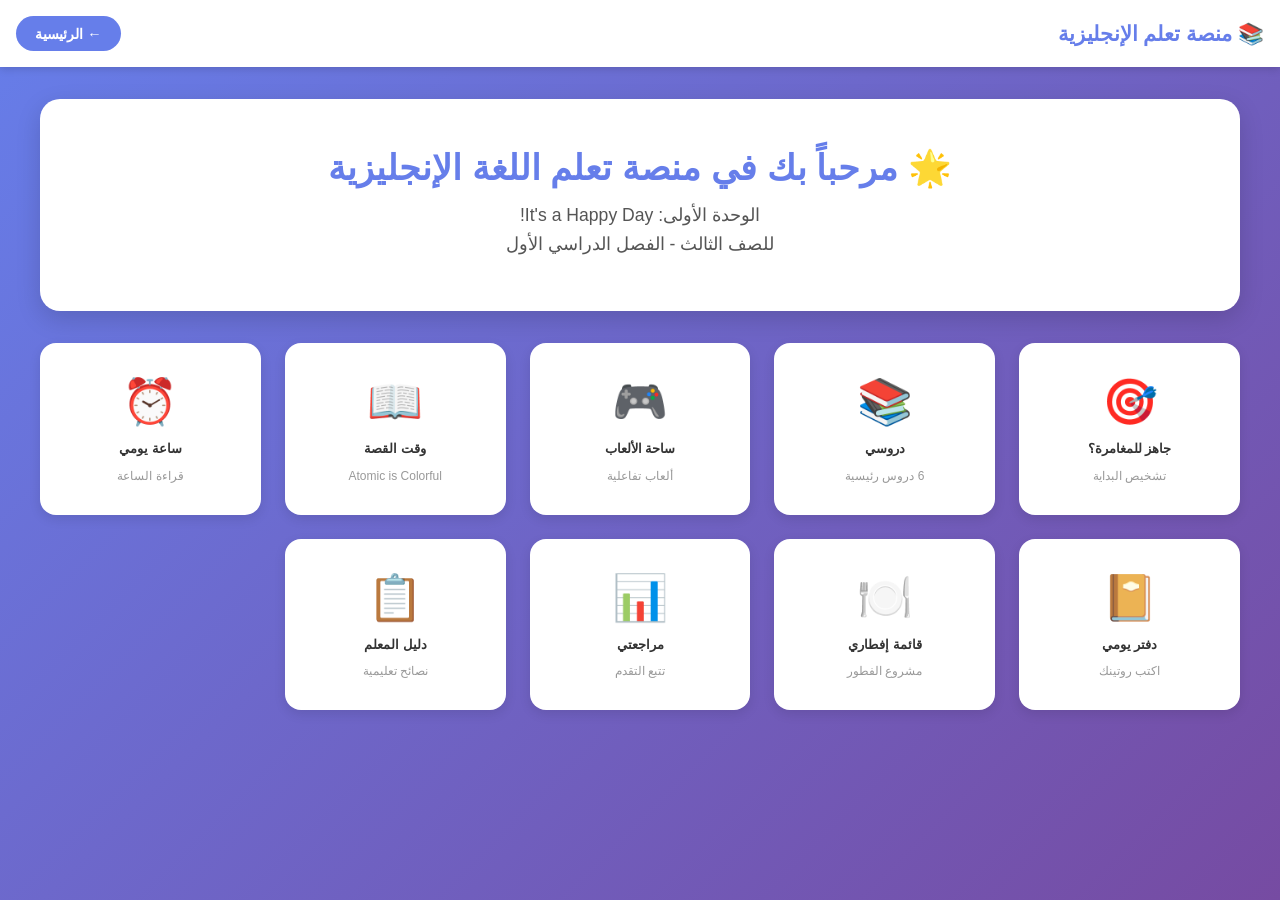
<file: english_learning_platform.html>
<!DOCTYPE html>
<html lang="ar" dir="rtl">
<head>
    <meta charset="UTF-8">
    <meta name="viewport" content="width=device-width, initial-scale=1.0">
    <title>منصة تعلم اللغة الإنجليزية - Unit 1: It's a Happy Day!</title>
    <style>
        * {
            margin: 0;
            padding: 0;
            box-sizing: border-box;
        }

        html, body {
            height: 100%;
            font-family: 'Segoe UI', Tahoma, Geneva, Verdana, sans-serif;
        }

        body {
            background: linear-gradient(135deg, #667eea 0%, #764ba2 100%);
            direction: rtl;
            text-align: right;
        }

        .app-container {
            min-height: 100vh;
            display: flex;
            flex-direction: column;
        }

        /* Navigation */
        .nav-bar {
            background: white;
            padding: 1rem;
            display: flex;
            justify-content: space-between;
            align-items: center;
            box-shadow: 0 2px 8px rgba(0,0,0,0.15);
            flex-wrap: wrap;
            gap: 1rem;
        }

        .nav-bar h1 {
            color: #667eea;
            font-size: 1.3rem;
            flex: 1;
        }

        .nav-bar button {
            background: #667eea;
            color: white;
            border: none;
            padding: 0.6rem 1.2rem;
            border-radius: 20px;
            cursor: pointer;
            font-size: 0.9rem;
            font-weight: 600;
            transition: all 0.3s ease;
        }

        .nav-bar button:hover {
            background: #764ba2;
            transform: translateY(-2px);
        }

        .page {
            display: none;
            flex: 1;
            padding: 2rem;
            animation: fadeIn 0.3s ease;
        }

        .page.active {
            display: block;
        }

        @keyframes fadeIn {
            from { opacity: 0; }
            to { opacity: 1; }
        }

        .content-wrapper {
            max-width: 1200px;
            margin: 0 auto;
            width: 100%;
        }

        /* Home Page */
        .welcome-card {
            background: white;
            border-radius: 20px;
            padding: 3rem 2rem;
            margin-bottom: 2rem;
            text-align: center;
            box-shadow: 0 8px 24px rgba(0,0,0,0.15);
        }

        .welcome-card h1 {
            color: #667eea;
            font-size: 2.2rem;
            margin-bottom: 1rem;
        }

        .welcome-card p {
            font-size: 1.1rem;
            color: #555;
            margin: 0.5rem 0;
        }

        .welcome-card .subtitle {
            color: #999;
            font-size: 1rem;
        }

        .home-grid {
            display: grid;
            grid-template-columns: repeat(auto-fit, minmax(200px, 1fr));
            gap: 1.5rem;
        }

        .nav-btn {
            background: white;
            border: none;
            border-radius: 16px;
            padding: 2rem 1.5rem;
            cursor: pointer;
            box-shadow: 0 4px 12px rgba(0,0,0,0.1);
            transition: all 0.3s ease;
            display: flex;
            flex-direction: column;
            align-items: center;
            gap: 0.8rem;
            font-weight: 600;
            color: #333;
        }

        .nav-btn:hover {
            transform: translateY(-6px);
            box-shadow: 0 8px 24px rgba(102, 126, 234, 0.4);
            background: #f8f8ff;
        }

        .nav-btn .emoji {
            font-size: 2.8rem;
        }

        .nav-btn .desc {
            font-size: 0.75rem;
            color: #999;
            font-weight: 400;
        }

        /* Lessons */
        .lessons-page h1 {
            color: white;
            margin-bottom: 1.5rem;
        }

        .lessons-nav {
            display: flex;
            gap: 0.5rem;
            margin-bottom: 1.5rem;
            flex-wrap: wrap;
            justify-content: center;
        }

        .lesson-btn {
            background: white;
            border: 2px solid #ddd;
            padding: 0.75rem 1.2rem;
            border-radius: 10px;
            cursor: pointer;
            font-weight: 600;
            transition: all 0.3s ease;
            color: #333;
        }

        .lesson-btn:hover {
            border-color: #667eea;
        }

        .lesson-btn.active {
            background: #667eea;
            color: white;
            border-color: #667eea;
        }

        .lesson-container {
            background: white;
            border-radius: 16px;
            padding: 2rem;
            box-shadow: 0 4px 12px rgba(0,0,0,0.1);
        }

        .lesson-container h2 {
            color: #667eea;
            margin-bottom: 0.5rem;
        }

        .lesson-container > p {
            color: #666;
            margin-bottom: 1.5rem;
        }

        .vocab-grid {
            display: grid;
            grid-template-columns: repeat(auto-fit, minmax(130px, 1fr));
            gap: 1rem;
            margin: 1.5rem 0;
        }

        .vocab-card {
            background: linear-gradient(135deg, #667eea 0%, #764ba2 100%);
            color: white;
            border-radius: 12px;
            padding: 1.3rem;
            text-align: center;
            box-shadow: 0 4px 8px rgba(0,0,0,0.15);
            transition: all 0.3s ease;
        }

        .vocab-card:hover {
            transform: translateY(-4px);
            box-shadow: 0 6px 16px rgba(0,0,0,0.2);
        }

        .vocab-emoji {
            font-size: 2.5rem;
            margin-bottom: 0.5rem;
        }

        .vocab-card h3 {
            font-size: 0.95rem;
            margin: 0.5rem 0;
        }

        .ar-text {
            font-size: 0.8rem;
            opacity: 0.95;
            margin-bottom: 0.8rem;
        }

        .vocab-card button {
            background: white;
            color: #667eea;
            border: none;
            padding: 0.4rem 0.8rem;
            border-radius: 6px;
            cursor: pointer;
            font-weight: 600;
            font-size: 0.85rem;
            transition: all 0.2s;
        }

        .vocab-card button:hover {
            background: #f0f0f0;
        }

        .lesson-activity {
            background: #f9f9f9;
            padding: 1.5rem;
            border-radius: 12px;
            margin-top: 1.5rem;
        }

        .lesson-activity h3 {
            color: #667eea;
            margin-bottom: 1rem;
        }

        .grammar-box {
            display: grid;
            grid-template-columns: 1fr 1fr;
            gap: 1rem;
            margin: 1.5rem 0;
        }

        .grammar-rule {
            background: #f5f5f5;
            padding: 1.2rem;
            border-radius: 10px;
            border-left: 4px solid #667eea;
        }

        .grammar-rule h4 {
            color: #667eea;
            margin-bottom: 0.8rem;
        }

        .grammar-rule p {
            margin: 0.5rem 0;
            color: #555;
        }

        .time-grid {
            display: grid;
            grid-template-columns: repeat(auto-fit, minmax(140px, 1fr));
            gap: 1rem;
            margin: 1.5rem 0;
        }

        .time-card {
            background: white;
            border: 2px solid #667eea;
            border-radius: 12px;
            padding: 1.3rem;
            text-align: center;
            transition: all 0.3s ease;
        }

        .time-card:hover {
            background: #f8f8ff;
            transform: translateY(-4px);
        }

        .time-emoji {
            font-size: 2.5rem;
            margin-bottom: 0.5rem;
        }

        .time-card h3 {
            font-size: 0.95rem;
            margin: 0.5rem 0;
            color: #333;
        }

        .time-card button {
            background: #667eea;
            color: white;
            border: none;
            padding: 0.4rem 0.8rem;
            border-radius: 6px;
            cursor: pointer;
            font-weight: 600;
            margin-top: 0.8rem;
            font-size: 0.85rem;
        }

        /* Games */
        .game-container {
            background: #f9f9f9;
            padding: 1.5rem;
            border-radius: 10px;
            margin-top: 1rem;
        }

        .game-instructions {
            text-align: center;
            color: #666;
            margin-bottom: 1.2rem;
            font-weight: 500;
        }

        .matching-game {
            display: grid;
            grid-template-columns: 1fr 1fr;
            gap: 2rem;
        }

        .matching-left {
            display: flex;
            flex-direction: column;
            gap: 1rem;
        }

        .matching-item {
            font-size: 2.5rem;
            cursor: pointer;
            padding: 1rem;
            background: white;
            border-radius: 10px;
            text-align: center;
            transition: all 0.2s;
            border: 3px solid transparent;
        }

        .matching-item:hover {
            border-color: #667eea;
            background: #f0f0f0;
        }

        .matching-item.selected {
            border-color: #667eea;
            background: #e8e8ff;
        }

        .matching-right {
            display: flex;
            flex-direction: column;
            gap: 1rem;
        }

        .matching-text {
            padding: 1rem;
            background: white;
            border-radius: 10px;
            font-weight: 500;
            color: #333;
            border: 2px solid #ddd;
            text-align: center;
        }

        .question-item {
            background: white;
            padding: 1rem;
            border-radius: 10px;
            margin-bottom: 1rem;
            border: 2px solid #ddd;
        }

        .question-item p {
            margin-bottom: 0.8rem;
            color: #333;
        }

        .button-group {
            display: flex;
            gap: 1rem;
        }

        .option-btn {
            flex: 1;
            padding: 0.75rem;
            border: 2px solid #ddd;
            background: white;
            border-radius: 8px;
            cursor: pointer;
            font-weight: 600;
            transition: all 0.2s;
            color: #333;
        }

        .option-btn:hover {
            border-color: #667eea;
            background: #f0f0f0;
        }

        .option-btn.correct {
            background: #4CAF50;
            color: white;
            border-color: #4CAF50;
        }

        .option-btn.wrong {
            background: #f44336;
            color: white;
            border-color: #f44336;
        }

        /* Story */
        .story-scenes {
            display: grid;
            grid-template-columns: repeat(auto-fit, minmax(280px, 1fr));
            gap: 1.5rem;
            margin: 1.5rem 0;
        }

        .story-scene {
            background: linear-gradient(135deg, #667eea 0%, #764ba2 100%);
            color: white;
            border-radius: 12px;
            padding: 1.5rem;
            box-shadow: 0 4px 12px rgba(0,0,0,0.15);
        }

        .scene-number {
            font-size: 0.85rem;
            opacity: 0.95;
            margin-bottom: 0.5rem;
        }

        .scene-action {
            font-size: 2rem;
            margin: 1rem 0;
        }

        .scene-en {
            font-size: 0.95rem;
            margin: 0.75rem 0;
            line-height: 1.6;
        }

        .scene-ar {
            font-size: 0.85rem;
            opacity: 0.95;
            line-height: 1.6;
        }

        .story-scene button {
            background: white;
            color: #667eea;
            border: none;
            padding: 0.5rem 1rem;
            border-radius: 8px;
            cursor: pointer;
            font-weight: 600;
            margin-top: 1rem;
            width: 100%;
            transition: all 0.2s;
        }

        .story-scene button:hover {
            background: #f0f0f0;
        }

        /* Diary */
        .diary-container, .project-container, .progress-container {
            background: white;
            border-radius: 16px;
            padding: 2rem;
            box-shadow: 0 4px 12px rgba(0,0,0,0.1);
        }

        .diary-container h2, .project-container h2, .progress-container h2 {
            color: #667eea;
            margin-bottom: 1.5rem;
        }

        .diary-form textarea, .project-form input, .project-form textarea {
            width: 100%;
            padding: 1rem;
            border: 2px solid #ddd;
            border-radius: 10px;
            font-family: inherit;
            margin: 1rem 0;
            font-size: 1rem;
            transition: all 0.2s;
        }

        .diary-form textarea:focus, .project-form input:focus, .project-form textarea:focus {
            border-color: #667eea;
            outline: none;
            box-shadow: 0 0 0 3px rgba(102, 126, 234, 0.1);
        }

        .diary-form button, .project-form button {
            background: #667eea;
            color: white;
            border: none;
            padding: 0.75rem 1.5rem;
            border-radius: 8px;
            cursor: pointer;
            font-weight: 600;
            transition: all 0.2s;
        }

        .diary-form button:hover, .project-form button:hover {
            background: #764ba2;
            transform: translateY(-2px);
        }

        .progress-stats {
            display: grid;
            grid-template-columns: repeat(auto-fit, minmax(160px, 1fr));
            gap: 1rem;
            margin-top: 1.5rem;
        }

        .stat-card {
            background: linear-gradient(135deg, #667eea 0%, #764ba2 100%);
            color: white;
            padding: 1.5rem;
            border-radius: 12px;
            text-align: center;
            box-shadow: 0 4px 8px rgba(0,0,0,0.15);
        }

        .stat-card h3 {
            font-size: 0.9rem;
            margin-bottom: 1rem;
            opacity: 0.95;
        }

        .stat-number {
            font-size: 2.5rem;
            font-weight: bold;
        }

        /* Guide */
        .guide-container {
            background: white;
            border-radius: 16px;
            padding: 2rem;
            box-shadow: 0 4px 12px rgba(0,0,0,0.1);
        }

        .guide-section {
            margin-bottom: 2rem;
        }

        .guide-section h3 {
            color: #667eea;
            margin-bottom: 1rem;
            border-bottom: 2px solid #667eea;
            padding-bottom: 0.5rem;
        }

        .guide-section p {
            line-height: 1.8;
            color: #555;
            margin-bottom: 0.5rem;
        }

        /* Responsive */
        @media (max-width: 768px) {
            .home-grid {
                grid-template-columns: 1fr 1fr;
            }

            .grammar-box {
                grid-template-columns: 1fr;
            }

            .matching-game {
                grid-template-columns: 1fr;
            }

            .story-scenes {
                grid-template-columns: 1fr;
            }

            .nav-bar {
                flex-direction: column;
                text-align: center;
            }

            .nav-bar h1 {
                flex: none;
                width: 100%;
            }
        }

        .diagnostic-content {
            background: white;
            border-radius: 16px;
            padding: 2rem;
        }

        .phonics-grid {
            display: grid;
            grid-template-columns: 1fr 1fr;
            gap: 1rem;
            margin: 1.5rem 0;
        }

        .phonics-card {
            background: white;
            border: 2px solid #667eea;
            border-radius: 12px;
            padding: 1.3rem;
            text-align: center;
        }

        .phonics-card h3 {
            color: #667eea;
            margin-bottom: 1rem;
        }

        .phonics-card ul {
            list-style: none;
            text-align: right;
        }

        .phonics-card li {
            padding: 0.5rem 0;
            color: #555;
        }

        .phonics-card button {
            background: #667eea;
            color: white;
            border: none;
            padding: 0.5rem 1rem;
            border-radius: 6px;
            cursor: pointer;
            font-weight: 600;
            margin-top: 1rem;
            width: 100%;
        }
    </style>
</head>
<body>
    <div class="app-container">
        <div class="nav-bar">
            <h1>📚 منصة تعلم الإنجليزية</h1>
            <button onclick="showPage('home')" style="background: #667eea; color: white;">← الرئيسية</button>
        </div>

        <!-- Home Page -->
        <div id="home" class="page active">
            <div class="content-wrapper">
                <div class="welcome-card">
                    <h1>🌟 مرحباً بك في منصة تعلم اللغة الإنجليزية</h1>
                    <p>الوحدة الأولى: It's a Happy Day!</p>
                    <p className="subtitle">للصف الثالث - الفصل الدراسي الأول</p>
                </div>

                <div class="home-grid">
                    <button class="nav-btn" onclick="showPage('diagnostic')">
                        <span class="emoji">🎯</span>
                        جاهز للمغامرة؟
                        <span class="desc">تشخيص البداية</span>
                    </button>
                    
                    <button class="nav-btn" onclick="showPage('lessons')">
                        <span class="emoji">📚</span>
                        دروسي
                        <span class="desc">6 دروس رئيسية</span>
                    </button>
                    
                    <button class="nav-btn" onclick="showPage('games')">
                        <span class="emoji">🎮</span>
                        ساحة الألعاب
                        <span class="desc">ألعاب تفاعلية</span>
                    </button>
                    
                    <button class="nav-btn" onclick="showPage('story')">
                        <span class="emoji">📖</span>
                        وقت القصة
                        <span class="desc">Atomic is Colorful</span>
                    </button>
                    
                    <button class="nav-btn" onclick="showPage('clock')">
                        <span class="emoji">⏰</span>
                        ساعة يومي
                        <span class="desc">قراءة الساعة</span>
                    </button>
                    
                    <button class="nav-btn" onclick="showPage('diary')">
                        <span class="emoji">📔</span>
                        دفتر يومي
                        <span class="desc">اكتب روتينك</span>
                    </button>
                    
                    <button class="nav-btn" onclick="showPage('breakfast')">
                        <span class="emoji">🍽️</span>
                        قائمة إفطاري
                        <span class="desc">مشروع الفطور</span>
                    </button>
                    
                    <button class="nav-btn" onclick="showPage('progress')">
                        <span class="emoji">📊</span>
                        مراجعتي
                        <span class="desc">تتبع التقدم</span>
                    </button>

                    <button class="nav-btn" onclick="showPage('guide')">
                        <span class="emoji">📋</span>
                        دليل المعلم
                        <span class="desc">نصائح تعليمية</span>
                    </button>
                </div>
            </div>
        </div>

        <!-- Diagnostic Page -->
        <div id="diagnostic" class="page">
            <div class="content-wrapper">
                <div class="diagnostic-content">
                    <h1>🎯 جاهز للمغامرة؟</h1>
                    <p style="margin: 1rem 0; color: #666;">دعنا نعرف مستواك الحالي لنساعدك بشكل أفضل 😊</p>
                    
                    <div class="question-item">
                        <p><strong>1. هل تعرف كيف تقول "استيقظ" بالإنجليزية؟</strong></p>
                        <div class="button-group">
                            <button class="option-btn">get up ✅</button>
                            <button class="option-btn">wake up</button>
                            <button class="option-btn">stand up</button>
                        </div>
                    </div>

                    <div class="question-item">
                        <p><strong>2. كيف تقول "نحن نلعب" باستخدام don't؟</strong></p>
                        <div class="button-group">
                            <button class="option-btn">We play</button>
                            <button class="option-btn">We don't play ✅</button>
                            <button class="option-btn">We not play</button>
                        </div>
                    </div>

                    <div class="question-item">
                        <p><strong>3. متى نتناول الإفطار؟</strong></p>
                        <div class="button-group">
                            <button class="option-btn">in the morning ✅</button>
                            <button class="option-btn">in the afternoon</button>
                            <button class="option-btn">at night</button>
                        </div>
                    </div>

                    <button onclick="alert('رائع! أنت جاهز للبدء 🎉')" style="margin-top: 1rem; background: #4CAF50; color: white; border: none; padding: 1rem 2rem; border-radius: 8px; cursor: pointer; font-weight: 600; width: 100%;">إنهاء التشخيص</button>
                </div>
            </div>
        </div>

        <!-- Lessons Page -->
        <div id="lessons" class="page">
            <div class="content-wrapper">
                <h1 style="color: white; margin-bottom: 1.5rem;">📚 دروسي</h1>
                
                <div class="lessons-nav">
                    <button class="lesson-btn active" onclick="switchLesson(1, this)">الدرس 1</button>
                    <button class="lesson-btn" onclick="switchLesson(2, this)">الدرس 2</button>
                    <button class="lesson-btn" onclick="switchLesson(3, this)">الدرس 3</button>
                    <button class="lesson-btn" onclick="switchLesson(4, this)">الدرس 4</button>
                    <button class="lesson-btn" onclick="switchLesson(5, this)">الدرس 5</button>
                    <button class="lesson-btn" onclick="switchLesson(6, this)">الدرس 6</button>
                </div>

                <div id="lesson-content">
                    <!-- Lesson 1 -->
                    <div id="lesson-1" class="lesson-container">
                        <h2>الدرس 1: اكتشف أنشطتك اليومية</h2>
                        <p>تعلم أسماء 10 أنشطة يومية مهمة</p>
                        
                        <div class="vocab-grid">
                            <div class="vocab-card">
                                <div class="vocab-emoji">🛏️</div>
                                <h3>get up</h3>
                                <p class="ar-text">استيقظ</p>
                                <button onclick="speak('get up')">🔊 استمع</button>
                            </div>
                            <div class="vocab-card">
                                <div class="vocab-emoji">🤲</div>
                                <h3>pray</h3>
                                <p class="ar-text">صلِّ</p>
                                <button onclick="speak('pray')">🔊 استمع</button>
                            </div>
                            <div class="vocab-card">
                                <div class="vocab-emoji">🍽️</div>
                                <h3>have breakfast</h3>
                                <p class="ar-text">تناول الفطور</p>
                                <button onclick="speak('have breakfast')">🔊 استمع</button>
                            </div>
                            <div class="vocab-card">
                                <div class="vocab-emoji">🚌</div>
                                <h3>go to school</h3>
                                <p class="ar-text">اذهب للمدرسة</p>
                                <button onclick="speak('go to school')">🔊 استمع</button>
                            </div>
                            <div class="vocab-card">
                                <div class="vocab-emoji">🎨</div>
                                <h3>have art lessons</h3>
                                <p class="ar-text">درس الفن</p>
                                <button onclick="speak('have art lessons')">🔊 استمع</button>
                            </div>
                            <div class="vocab-card">
                                <div class="vocab-emoji">⚽</div>
                                <h3>play</h3>
                                <p class="ar-text">العب</p>
                                <button onclick="speak('play')">🔊 استمع</button>
                            </div>
                            <div class="vocab-card">
                                <div class="vocab-emoji">🍜</div>
                                <h3>have lunch</h3>
                                <p class="ar-text">تناول الغداء</p>
                                <button onclick="speak('have lunch')">🔊 استمع</button>
                            </div>
                            <div class="vocab-card">
                                <div class="vocab-emoji">📝</div>
                                <h3>do homework</h3>
                                <p class="ar-text">اعمل الواجب</p>
                                <button onclick="speak('do homework')">🔊 استمع</button>
                            </div>
                            <div class="vocab-card">
                                <div class="vocab-emoji">🍲</div>
                                <h3>have dinner</h3>
                                <p class="ar-text">تناول العشاء</p>
                                <button onclick="speak('have dinner')">🔊 استمع</button>
                            </div>
                            <div class="vocab-card">
                                <div class="vocab-emoji">😴</div>
                                <h3>go to bed</h3>
                                <p class="ar-text">نم</p>
                                <button onclick="speak('go to bed')">🔊 استمع</button>
                            </div>
                        </div>

                        <div class="lesson-activity">
                            <h3>نشاط: اختر الصورة الصحيحة</h3>
                            <div class="game-instructions">اضغط على الأيقونة المناسبة للعبارة</div>
                            <div class="game-container">
                                <div class="question-item">
                                    <p><strong>استيقظ</strong></p>
                                    <div class="button-group" style="gap: 0.5rem;">
                                        <button class="option-btn" onclick="checkAnswer(true)">🛏️ ✅</button>
                                        <button class="option-btn" onclick="checkAnswer(false)">🍽️</button>
                                        <button class="option-btn" onclick="checkAnswer(false)">📝</button>
                                    </div>
                                </div>
                            </div>
                        </div>
                    </div>

                    <!-- Lesson 2 -->
                    <div id="lesson-2" class="lesson-container" style="display: none;">
                        <h2>الدرس 2: الإثبات والنفي</h2>
                        <p>تعلم كيفية الإثبات والنفي باستخدام I و We</p>
                        
                        <div class="grammar-box">
                            <div class="grammar-rule">
                                <h4>✅ الإثبات (Affirmative)</h4>
                                <p><strong>I play.</strong> - أنا ألعب.</p>
                                <p><strong>We have lunch.</strong> - نحن نتناول الغداء.</p>
                                <p><strong>I go to school.</strong> - أنا أذهب للمدرسة.</p>
                            </div>
                            
                            <div class="grammar-rule">
                                <h4>❌ النفي (Negative)</h4>
                                <p><strong>I don't play.</strong> - أنا لا ألعب.</p>
                                <p><strong>We don't have lunch.</strong> - نحن لا نتناول الغداء.</p>
                                <p><strong>I don't go to school.</strong> - أنا لا أذهب للمدرسة.</p>
                            </div>
                        </div>

                        <div class="lesson-activity">
                            <h3>نشاط: اختر الجملة الصحيحة</h3>
                            <div class="game-container">
                                <div class="question-item">
                                    <p><strong>I play football.</strong> (إثبات أم نفي؟)</p>
                                    <div class="button-group">
                                        <button class="option-btn" onclick="checkAnswer(true)">✅ إثبات</button>
                                        <button class="option-btn" onclick="checkAnswer(false)">❌ نفي</button>
                                    </div>
                                </div>

                                <div class="question-item">
                                    <p><strong>We don't go to school today.</strong> (إثبات أم نفي؟)</p>
                                    <div class="button-group">
                                        <button class="option-btn" onclick="checkAnswer(false)">✅ إثبات</button>
                                        <button class="option-btn" onclick="checkAnswer(true)">❌ نفي</button>
                                    </div>
                                </div>
                            </div>
                        </div>
                    </div>

                    <!-- Lesson 3 -->
                    <div id="lesson-3" class="lesson-container" style="display: none;">
                        <h2>الدرس 3: فترات اليوم</h2>
                        <p>تعلم فترات اليوم المختلفة والأنشطة في كل فترة</p>
                        
                        <div class="time-grid">
                            <div class="time-card">
                                <div class="time-emoji">🌅</div>
                                <h3>in the morning</h3>
                                <p class="ar-text">في الصباح</p>
                                <button onclick="speak('in the morning')">🔊 استمع</button>
                            </div>
                            <div class="time-card">
                                <div class="time-emoji">☀️</div>
                                <h3>in the afternoon</h3>
                                <p class="ar-text">في بعد الظهر</p>
                                <button onclick="speak('in the afternoon')">🔊 استمع</button>
                            </div>
                            <div class="time-card">
                                <div class="time-emoji">🌆</div>
                                <h3>in the evening</h3>
                                <p class="ar-text">في المساء</p>
                                <button onclick="speak('in the evening')">🔊 استمع</button>
                            </div>
                            <div class="time-card">
                                <div class="time-emoji">🌙</div>
                                <h3>at night</h3>
                                <p class="ar-text">في الليل</p>
                                <button onclick="speak('at night')">🔊 استمع</button>
                            </div>
                        </div>

                        <div class="lesson-activity">
                            <h3>نشاط: اربط الأنشطة بالفترات الصحيحة</h3>
                            <div class="game-container">
                                <div class="question-item">
                                    <p><strong>نحن نستيقظ ونتناول الفطور</strong></p>
                                    <div class="button-group">
                                        <button class="option-btn" onclick="checkAnswer(true)">🌅 in the morning</button>
                                        <button class="option-btn" onclick="checkAnswer(false)">🌙 at night</button>
                                    </div>
                                </div>

                                <div class="question-item">
                                    <p><strong>نحن ننام</strong></p>
                                    <div class="button-group">
                                        <button class="option-btn" onclick="checkAnswer(false)">☀️ in the afternoon</button>
                                        <button class="option-btn" onclick="checkAnswer(true)">🌙 at night</button>
                                    </div>
                                </div>
                            </div>
                        </div>
                    </div>

                    <!-- Lesson 4 -->
                    <div id="lesson-4" class="lesson-container" style="display: none;">
                        <h2>الدرس 4: السؤال والإجابة</h2>
                        <p>تعلم كيفية السؤال عن الأنشطة اليومية والإجابة</p>
                        
                        <div class="lesson-activity">
                            <h3>النمط الأساسي:</h3>
                            <div class="grammar-rule">
                                <p><strong>Q: When do you have breakfast?</strong></p>
                                <p><strong>A: We have breakfast in the morning.</strong></p>
                            </div>
                        </div>

                        <div class="lesson-activity">
                            <h3>حوارات تفاعلية</h3>
                            <div class="game-container">
                                <div class="question-item">
                                    <p className="speaker-a">👧 When do you have lunch?</p>
                                    <p style="margin: 0.5rem 0; color: #667eea; font-weight: 600;">اختر الإجابة الصحيحة:</p>
                                    <div class="button-group">
                                        <button class="option-btn" onclick="checkAnswer(true)">We have lunch in the afternoon.</button>
                                        <button class="option-btn" onclick="checkAnswer(false)">We have lunch at night.</button>
                                    </div>
                                </div>
                            </div>
                        </div>
                    </div>

                    <!-- Lesson 5 -->
                    <div id="lesson-5" class="lesson-container" style="display: none;">
                        <h2>الدرس 5: قراءة الساعة</h2>
                        <p>تعلم كيفية قراءة الساعة والتعبير عن الوقت</p>
                        
                        <div class="lesson-activity">
                            <h3>طرق التعبير عن الوقت:</h3>
                            <div class="grammar-rule">
                                <p><strong>6:00 →</strong> six o'clock</p>
                                <p><strong>6:15 →</strong> quarter past six</p>
                                <p><strong>6:30 →</strong> half past six</p>
                                <p><strong>6:45 →</strong> quarter to seven</p>
                            </div>
                        </div>

                        <div class="lesson-activity">
                            <h3>نشاط: اختر الوقت الصحيح</h3>
                            <div class="game-container">
                                <div class="question-item">
                                    <p><strong>الوقت: 3:30</strong></p>
                                    <div class="button-group">
                                        <button class="option-btn" onclick="checkAnswer(false)">three o'clock</button>
                                        <button class="option-btn" onclick="checkAnswer(true)">half past three</button>
                                        <button class="option-btn" onclick="checkAnswer(false)">quarter past three</button>
                                    </div>
                                </div>
                            </div>
                        </div>
                    </div>

                    <!-- Lesson 6 -->
                    <div id="lesson-6" class="lesson-container" style="display: none;">
                        <h2>الدرس 6: الصوتيات - wh و ph</h2>
                        <p>تعلم نطق الحروف wh و ph والكلمات التي تحتويها</p>
                        
                        <div class="phonics-grid">
                            <div class="phonics-card">
                                <h3>🐋 wh</h3>
                                <ul>
                                    <li>whale (الحوت) 🐋</li>
                                    <li>wheel (العجلة) 🎡</li>
                                    <li>wheat (القمح) 🌾</li>
                                    <li>white (أبيض) ⚪</li>
                                </ul>
                                <button onclick="speak('whale wheel wheat white')">🔊 استمع</button>
                            </div>
                            
                            <div class="phonics-card">
                                <h3>☎️ ph</h3>
                                <ul>
                                    <li>phone (الهاتف) ☎️</li>
                                    <li>dolphin (الدلفين) 🐬</li>
                                    <li>elephant (الفيل) 🐘</li>
                                    <li>alphabet (الأبجدية) 🔤</li>
                                </ul>
                                <button onclick="speak('phone dolphin elephant alphabet')">🔊 استمع</button>
                            </div>
                        </div>

                        <div class="lesson-activity">
                            <h3>نشاط: صنّف الكلمات</h3>
                            <div class="game-container">
                                <div class="question-item">
                                    <p><strong>elephant</strong> - تحتوي على أي حروف؟</p>
                                    <div class="button-group">
                                        <button class="option-btn" onclick="checkAnswer(false)">wh</button>
                                        <button class="option-btn" onclick="checkAnswer(true)">ph</button>
                                    </div>
                                </div>

                                <div class="question-item">
                                    <p><strong>wheel</strong> - تحتوي على أي حروف؟</p>
                                    <div class="button-group">
                                        <button class="option-btn" onclick="checkAnswer(true)">wh</button>
                                        <button class="option-btn" onclick="checkAnswer(false)">ph</button>
                                    </div>
                                </div>
                            </div>
                        </div>
                    </div>
                </div>
            </div>
        </div>

        <!-- Story Page -->
        <div id="story" class="page">
            <div class="content-wrapper">
                <div class="lesson-container">
                    <h2>📖 قصة: Atomic is Colorful!</h2>
                    <p>اكتشف كيفية استمتع أتوميك برسم الألوان مع أصدقائه في درس الفن</p>
                    
                    <div class="story-scenes">
                        <div class="story-scene">
                            <div class="scene-number">مشهد 1</div>
                            <div class="scene-action">🎨</div>
                            <p class="scene-en">Lily and Jack have art lessons at school today. They paint flowers with colorful paints.</p>
                            <p class="scene-ar">للي وجاك لديهما درس فن في المدرسة اليوم. يرسمان الزهور بألوان جميلة.</p>
                            <button onclick="speak('Lily and Jack have art lessons at school today. They paint flowers with colorful paints.')">🔊 استمع</button>
                        </div>

                        <div class="story-scene">
                            <div class="scene-number">مشهد 2</div>
                            <div class="scene-action">😱</div>
                            <p class="scene-en">Polly is on the table. Atomic looks at the paints. Oh no! What a mess!</p>
                            <p class="scene-ar">بولي على الطاولة. أتوميك ينظر إلى الألوان. يا إلهي! ما أكثر هذا من فوضى!</p>
                            <button onclick="speak('Polly is on the table. Atomic looks at the paints. Oh no! What a mess!')">🔊 استمع</button>
                        </div>

                        <div class="story-scene">
                            <div class="scene-number">مشهد 3</div>
                            <div class="scene-action">✨</div>
                            <p class="scene-en">Blue and yellow make green! Atomic is colorful now! What a cool art lesson!</p>
                            <p class="scene-ar">الأزرق والأصفر يصنعان الأخضر! أتوميك ملون الآن! ما درس فن رائع!</p>
                            <button onclick="speak('Blue and yellow make green! Atomic is colorful now! What a cool art lesson!')">🔊 استمع</button>
                        </div>
                    </div>

                    <div class="lesson-activity">
                        <h3>نشاط: أسئلة الفهم</h3>
                        <div class="game-container">
                            <div class="question-item">
                                <p><strong>متى يستيقظ الأطفال؟</strong></p>
                                <div class="button-group">
                                    <button class="option-btn" onclick="checkAnswer(true)">في الصباح - in the morning ✅</button>
                                    <button class="option-btn" onclick="checkAnswer(false)">في الليل - at night</button>
                                </div>
                            </div>

                            <div class="question-item">
                                <p><strong>ماذا فعل أتوميك في النهاية؟</strong></p>
                                <div class="button-group">
                                    <button class="option-btn" onclick="checkAnswer(false)">رسم بقلم رصاص</button>
                                    <button class="option-btn" onclick="checkAnswer(true)">أصبح ملون الألوان ✅</button>
                                </div>
                            </div>
                        </div>
                    </div>
                </div>
            </div>
        </div>

        <!-- Diary Page -->
        <div id="diary" class="page">
            <div class="content-wrapper">
                <div class="diary-container">
                    <h2>📔 دفتر يومي</h2>
                    <p>اكتب عن يومك باستخدام الكلمات والجمل التي تعلمتها</p>
                    
                    <div class="diary-form">
                        <textarea id="diary-text" placeholder="اكتب يومك باستخدام الكلمات التي تعلمتها...&#10;مثال: I get up in the morning. We have breakfast. We go to school. We have art lessons. We play. We have lunch..."></textarea>
                        <button onclick="speakDiary()">🔊 استمع لكتابتك</button>
                        <button onclick="saveDiary()" style="margin-top: 1rem; background: #4CAF50;">💾 احفظ مسودتك</button>
                    </div>
                </div>
            </div>
        </div>

        <!-- Breakfast Project -->
        <div id="breakfast" class="page">
            <div class="content-wrapper">
                <div class="project-container">
                    <h2>🍽️ قائمة إفطار عُمان</h2>
                    <p>أنشئ قائمة إفطار تقليدية لعُمان واعرضها</p>
                    
                    <div class="project-form">
                        <input id="title-input" type="text" placeholder="اسم القائمة" value="إفطار عُمان التقليدي">
                        <textarea id="desc-input" placeholder="وصف القائمة" rows="3">في عُمان، يتناول الناس أطعمة تقليدية لذيذة في الصباح...</textarea>
                        
                        <h3 style="color: #667eea; margin-top: 1rem;">الأطعمة المقترحة:</h3>
                        <div style="display: grid; grid-template-columns: 1fr 1fr; gap: 0.5rem;">
                            <label><input type="checkbox" checked> Khubz Rahhal (خبز الرقاق)</label>
                            <label><input type="checkbox" checked> Eggs (بيض)</label>
                            <label><input type="checkbox" checked> Beans (فاصوليا)</label>
                            <label><input type="checkbox" checked> Date (تمر)</label>
                            <label><input type="checkbox" checked> Honey (عسل)</label>
                            <label><input type="checkbox" checked> Arabic Coffee (قهوة عربية)</label>
                        </div>

                        <button onclick="printProject()" className="print-btn" style="margin-top: 1.5rem; background: #667eea; color: white; border: none; padding: 1rem; border-radius: 8px; cursor: pointer; font-weight: 600; width: 100%;">طباعة القائمة 🖨️</button>
                    </div>
                </div>
            </div>
        </div>

        <!-- Progress Page -->
        <div id="progress" class="page">
            <div class="content-wrapper">
                <div class="progress-container">
                    <h2>📊 مراجعتي</h2>
                    <p>تتبع تقدمك في تعلم الوحدة الأولى</p>
                    
                    <div class="progress-stats">
                        <div class="stat-card">
                            <h3>الدروس المكتملة</h3>
                            <p class="stat-number">0</p>
                        </div>
                        <div class="stat-card">
                            <h3>النقاط المكتسبة</h3>
                            <p class="stat-number">0</p>
                        </div>
                        <div class="stat-card">
                            <h3>أيام المتابعة</h3>
                            <p class="stat-number">1</p>
                        </div>
                        <div class="stat-card">
                            <h3>الكلمات المتعلمة</h3>
                            <p class="stat-number">30+</p>
                        </div>
                    </div>

                    <div style="background: #f9f9f9; padding: 1.5rem; border-radius: 10px; margin-top: 1.5rem;">
                        <h3 style="color: #667eea; margin-bottom: 1rem;">ملخص التقدم</h3>
                        <div style="display: grid; grid-template-columns: 1fr 1fr; gap: 1rem;">
                            <div style="background: white; padding: 1rem; border-radius: 8px; border-left: 4px solid #667eea;">
                                <p style="color: #666; margin-bottom: 0.5rem;">الدروس المتاحة</p>
                                <p style="font-size: 1.5rem; color: #667eea; font-weight: 600;">6 دروس</p>
                            </div>
                            <div style="background: white; padding: 1rem; border-radius: 8px; border-left: 4px solid #4CAF50;">
                                <p style="color: #666; margin-bottom: 0.5rem;">الألعاب المتاحة</p>
                                <p style="font-size: 1.5rem; color: #4CAF50; font-weight: 600;">10+ ألعاب</p>
                            </div>
                            <div style="background: white; padding: 1rem; border-radius: 8px; border-left: 4px solid #FF9800;">
                                <p style="color: #666; margin-bottom: 0.5rem;">قصص مشمولة</p>
                                <p style="font-size: 1.5rem; color: #FF9800; font-weight: 600;">3 قصص</p>
                            </div>
                            <div style="background: white; padding: 1rem; border-radius: 8px; border-left: 4px solid #E91E63;">
                                <p style="color: #666; margin-bottom: 0.5rem;">أنشطة إضافية</p>
                                <p style="font-size: 1.5rem; color: #E91E63; font-weight: 600;">مشاريع متعددة</p>
                            </div>
                        </div>
                    </div>
                </div>
            </div>
        </div>

        <!-- Clock Page -->
        <div id="clock" class="page">
            <div class="content-wrapper">
                <div class="lesson-container">
                    <h2>⏰ ساعة يومي</h2>
                    <p>تعلم كيفية قراءة الساعة والتعبير عن الأوقات المختلفة</p>
                    
                    <div class="lesson-activity">
                        <h3>أوقات مهمة في يومك:</h3>
                        <div class="time-grid" style="margin: 1.5rem 0;">
                            <div class="time-card">
                                <div class="time-emoji">🌅</div>
                                <p style="font-weight: 600; margin: 0.5rem 0;">6:00 AM</p>
                                <p style="color: #667eea; font-weight: 600;">Get up</p>
                                <p style="font-size: 0.85rem; color: #999;">استيقظ</p>
                                <button onclick="speak('six o\'clock')">🔊</button>
                            </div>
                            <div class="time-card">
                                <div class="time-emoji">🍽️</div>
                                <p style="font-weight: 600; margin: 0.5rem 0;">7:00 AM</p>
                                <p style="color: #667eea; font-weight: 600;">Have breakfast</p>
                                <p style="font-size: 0.85rem; color: #999;">تناول الفطور</p>
                                <button onclick="speak('seven o\'clock')">🔊</button>
                            </div>
                            <div class="time-card">
                                <div class="time-emoji">🚌</div>
                                <p style="font-weight: 600; margin: 0.5rem 0;">8:00 AM</p>
                                <p style="color: #667eea; font-weight: 600;">Go to school</p>
                                <p style="font-size: 0.85rem; color: #999;">اذهب للمدرسة</p>
                                <button onclick="speak('eight o\'clock')">🔊</button>
                            </div>
                            <div class="time-card">
                                <div class="time-emoji">🍜</div>
                                <p style="font-weight: 600; margin: 0.5rem 0;">12:30 PM</p>
                                <p style="color: #667eea; font-weight: 600;">Have lunch</p>
                                <p style="font-size: 0.85rem; color: #999;">تناول الغداء</p>
                                <button onclick="speak('half past twelve')">🔊</button>
                            </div>
                            <div class="time-card">
                                <div class="time-emoji">⚽</div>
                                <p style="font-weight: 600; margin: 0.5rem 0;">3:00 PM</p>
                                <p style="color: #667eea; font-weight: 600;">Play</p>
                                <p style="font-size: 0.85rem; color: #999;">العب</p>
                                <button onclick="speak('three o\'clock')">🔊</button>
                            </div>
                            <div class="time-card">
                                <div class="time-emoji">😴</div>
                                <p style="font-weight: 600; margin: 0.5rem 0;">9:00 PM</p>
                                <p style="color: #667eea; font-weight: 600;">Go to bed</p>
                                <p style="font-size: 0.85rem; color: #999;">نم</p>
                                <button onclick="speak('nine o\'clock')">🔊</button>
                            </div>
                        </div>
                    </div>
                </div>
            </div>
        </div>

        <!-- Guide Page -->
        <div id="guide" class="page">
            <div class="content-wrapper">
                <div class="guide-container">
                    <h1 style="color: #667eea; margin-bottom: 1.5rem;">📋 دليل المعلم وولي الأمر</h1>
                    
                    <div class="guide-section">
                        <h3>🎯 أهداف الوحدة</h3>
                        <p>بعد إكمال هذه الوحدة، يجب أن يتمكن الطفل من:</p>
                        <ol style="line-height: 1.8; color: #555; margin-right: 1.5rem;">
                            <li>تسمية 10 أنشطة يومية واستخدامها في جمل.</li>
                            <li>التمييز بين فترات اليوم الأربع.</li>
                            <li>وصف يومه باستخدام I و We.</li>
                            <li>النفي باستخدام don't.</li>
                            <li>السؤال عن الأنشطة بـ "When do you...?"</li>
                            <li>السؤال عن الساعة وقراءتها.</li>
                            <li>تمييز الحروف wh و ph في الكلمات.</li>
                            <li>فهم القصص البسيطة وتسلسلها.</li>
                            <li>تقديم مشروع قائمة إفطار بسيطة.</li>
                        </ol>
                    </div>

                    <div class="guide-section">
                        <h3>📚 المحتوى الرئيسي</h3>
                        <p><strong>الكلمات الأساسية (10):</strong> get up, pray, have breakfast, go to school, have art lessons, play, have lunch, do homework, have dinner, go to bed</p>
                        <p><strong>فترات اليوم:</strong> in the morning, in the afternoon, in the evening, at night</p>
                        <p><strong>التراكيب النحوية:</strong> I/We + فعل، I/We + don't + فعل</p>
                        <p><strong>الأسئلة:</strong> When do you...?  What time is it?</p>
                    </div>

                    <div class="guide-section">
                        <h3>💡 نصائح للتعليم الفعال</h3>
                        <p><strong>1. استخدم الصور والإيماءات:</strong> عرّف الأنشطة من خلال صور واضحة وحركات جسدية. الأطفال يتعلمون بصريًا وحركيًا.</p>
                        <p><strong>2. كرّر باستمرار:</strong> المراجعة هي مفتاح التعلم. كرر الكلمات والجمل أسبوعيًا.</p>
                        <p><strong>3. اجعلها ممتعة:</strong> استخدم الألعاب والقصص والأنشطة التفاعلية لإبقاء انتباه الأطفال.</p>
                        <p><strong>4. انطقها بشكل صحيح:</strong> الاستماع إلى نطق صحيح أساسي. استخدم الزر 🔊 للاستماع.</p>
                        <p><strong>5. شجّع المشاركة:</strong> دع الأطفال يتحدثون ولا تخافوا من الأخطاء.</p>
                    </div>

                    <div class="guide-section">
                        <h3>⏱️ اقتراح خطة تدريس</h3>
                        <p><strong>الأسبوع 1:</strong> الدرس 1 + الدرس 2 (الأنشطة والإثبات/النفي)</p>
                        <p><strong>الأسبوع 2:</strong> الدرس 3 + الدرس 4 (فترات اليوم والسؤال)</p>
                        <p><strong>الأسبوع 3:</strong> الدرس 5 + الدرس 6 (الساعة والصوتيات)</p>
                        <p><strong>الأسبوع 4:</strong> القصة + المشاريع + المراجعة</p>
                    </div>

                    <div class="guide-section">
                        <h3>🎓 تقويم التعلم</h3>
                        <p><strong>استماع:</strong> اسأل الطفل عن أنشطته بـ "When do you...?" وانظر هل يستطيع الإجابة بشكل صحيح.</p>
                        <p><strong>تحدث:</strong> اطلب من الطفل أن يصف يومه بجملتين على الأقل.</p>
                        <p><strong>قراءة:</strong> تأكد من قدرته على فهم الجمل البسيطة.</p>
                        <p><strong>كتابة:</strong> اطلب منه كتابة جمل بسيطة عن روتينه.</p>
                    </div>

                    <div class="guide-section">
                        <h3>🌍 ربط بالثقافة العمانية</h3>
                        <p>الوحدة تتضمن إفطارًا تقليديًا عمانيًا (خبز الرقاق مع البيض والعسل). استخدم هذا لتعليم الطفل عن ثقافته وفي نفس الوقت ممارسة اللغة الإنجليزية.</p>
                    </div>
                </div>
            </div>
        </div>
    </div>

    <script>
        function showPage(pageId) {
            document.querySelectorAll('.page').forEach(p => p.classList.remove('active'));
            document.getElementById(pageId).classList.add('active');
            window.scrollTo(0, 0);
        }

        function switchLesson(num, btn) {
            document.querySelectorAll('.lesson-container').forEach(l => l.style.display = 'none');
            document.getElementById('lesson-' + num).style.display = 'block';
            
            document.querySelectorAll('.lesson-btn').forEach(b => b.classList.remove('active'));
            btn.classList.add('active');
            
            document.querySelector('#lesson-content').scrollIntoView();
        }

        function speak(text) {
            const utterance = new SpeechSynthesisUtterance(text);
            utterance.lang = 'en-US';
            utterance.rate = 0.9;
            window.speechSynthesis.cancel();
            window.speechSynthesis.speak(utterance);
        }

        function speakDiary() {
            const text = document.getElementById('diary-text').value;
            if (text.trim()) {
                speak(text);
            } else {
                alert('اكتب شيئًا أولًا! 📝');
            }
        }

        function saveDiary() {
            const text = document.getElementById('diary-text').value;
            localStorage.setItem('diary-entry', text);
            alert('تم حفظ مسودتك! 💾');
        }

        function printProject() {
            const title = document.getElementById('title-input').value;
            const desc = document.getElementById('desc-input').value;
            
            const printWindow = window.open('', '', 'height=600,width=800');
            printWindow.document.write('<pre>');
            printWindow.document.write(`
${title}
==================

${desc}

الأطعمة:
- Khubz Rahhal (خبز الرقاق)
- Eggs (بيض)
- Beans (فاصوليا)
- Date (تمر)
- Honey (عسل)
- Arabic Coffee (قهوة عربية)

مصدر: منصة تعلم اللغة الإنجليزية
            `);
            printWindow.document.write('</pre>');
            printWindow.document.close();
            printWindow.print();
        }

        function checkAnswer(isCorrect) {
            if (isCorrect) {
                alert('✅ إجابة صحيحة! ممتاز! 🎉');
            } else {
                alert('❌ حاول مرة أخرى! 💪');
            }
        }

        // Load diary on page load
        window.addEventListener('load', function() {
            const saved = localStorage.getItem('diary-entry');
            if (saved) {
                document.getElementById('diary-text').value = saved;
            }
        });
    </script>
</body>
</html>
</file>
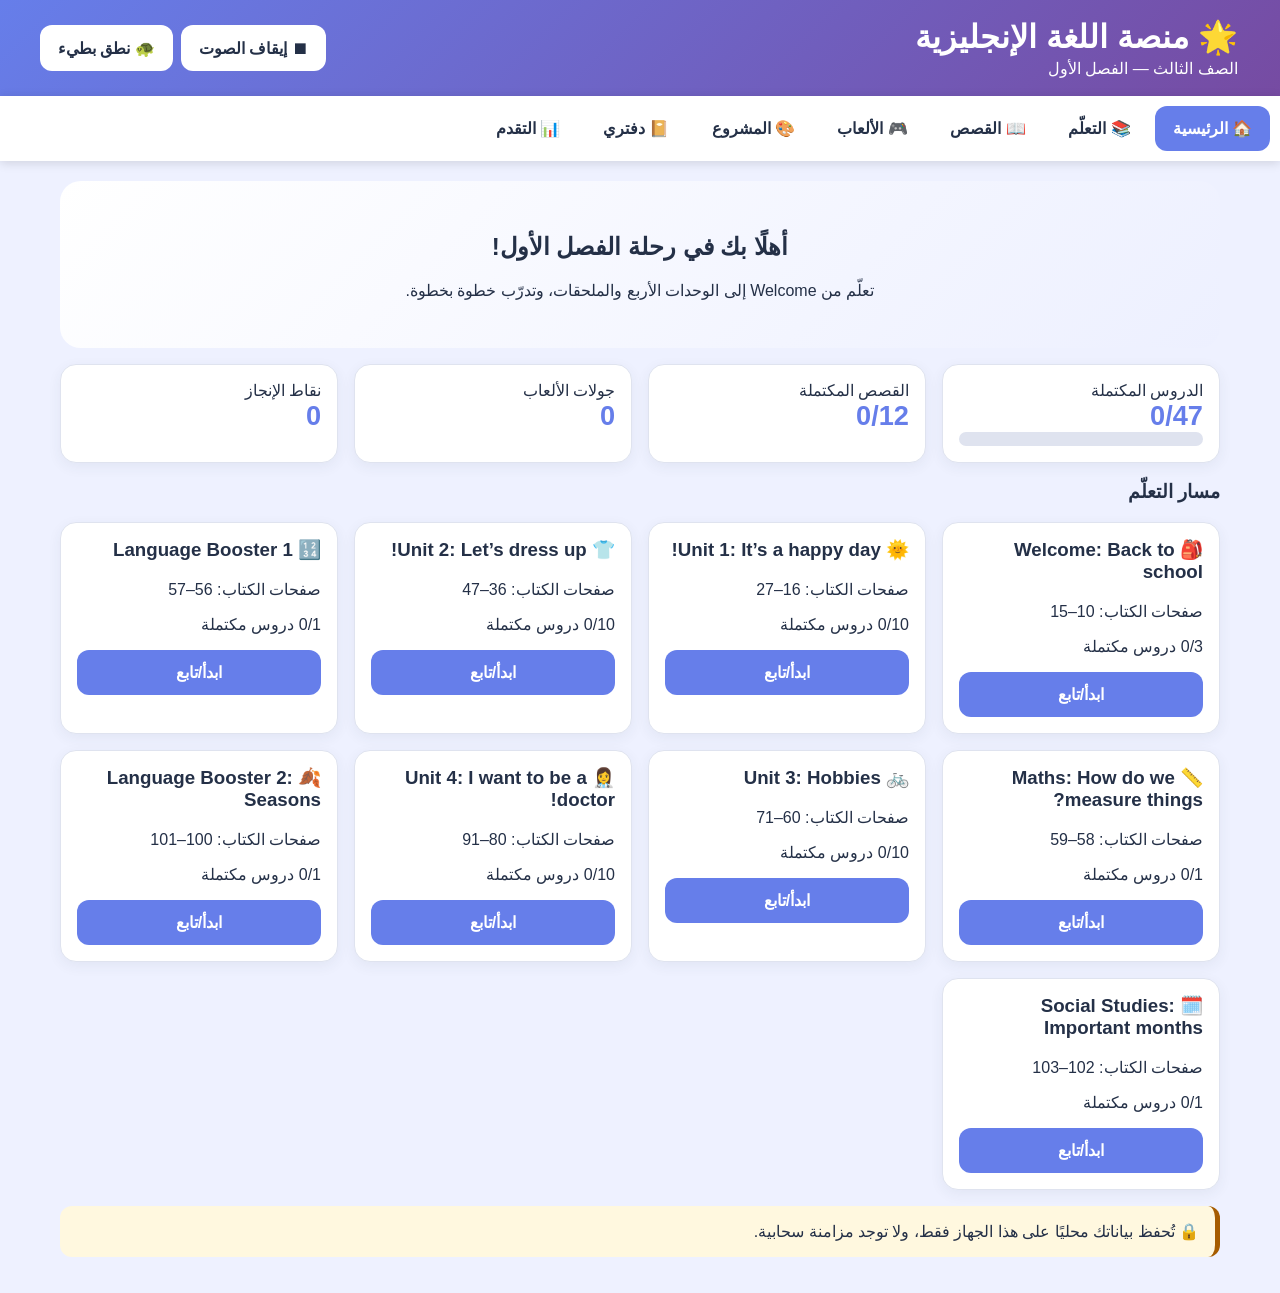
<file: english_learning_platform_v2.html>
<!doctype html>
<html lang="ar" dir="rtl">
<head>
  <meta charset="utf-8">
  <meta name="viewport" content="width=device-width,initial-scale=1">
  <meta name="theme-color" content="#667eea">
  <title>منصة الصف الثالث للغة الإنجليزية — الفصل الأول</title>
  <link rel="stylesheet" href="platform_v2.css">
</head>
<body>
  <a class="skip-link" href="#main">تجاوز إلى المحتوى</a>
  <header class="topbar">
    <div><h1>🌟 منصة اللغة الإنجليزية</h1><p>الصف الثالث — الفصل الأول</p></div>
    <div class="top-actions"><button id="audio-stop" type="button">⏹ إيقاف الصوت</button><button id="audio-slow" type="button" aria-pressed="false">🐢 نطق بطيء</button></div>
  </header>
  <nav class="main-nav" aria-label="التنقل الرئيسي">
    <button data-page="home" class="active">🏠 الرئيسية</button><button data-page="learn">📚 التعلّم</button><button data-page="stories">📖 القصص</button><button data-page="games">🎮 الألعاب</button><button data-page="project">🎨 المشروع</button><button data-page="diary">📔 دفتري</button><button data-page="progress">📊 التقدم</button>
  </nav>
  <main id="main" tabindex="-1">
    <section id="home" class="page active" aria-labelledby="home-title"><div class="hero"><h2 id="home-title">أهلًا بك في رحلة الفصل الأول!</h2><p>تعلّم من Welcome إلى الوحدات الأربع والملحقات، وتدرّب خطوة بخطوة.</p></div><div id="home-summary" class="stats"></div><h3>مسار التعلّم</h3><div id="module-grid" class="card-grid"></div><aside class="notice">🔒 تُحفظ بياناتك محليًا على هذا الجهاز فقط، ولا توجد مزامنة سحابية.</aside></section>
    <section id="learn" class="page" aria-labelledby="learn-title"><h2 id="learn-title">الدروس والاختبارات</h2><div class="split"><aside><label for="module-select">اختر القسم</label><select id="module-select"></select><div id="lesson-list" class="lesson-list"></div></aside><article id="lesson-view" tabindex="-1"></article></div></section>
    <section id="stories" class="page" aria-labelledby="stories-title"><h2 id="stories-title">القراءات والقصص</h2><div id="story-list" class="chip-row"></div><article id="story-view" tabindex="-1"></article></section>
    <section id="games" class="page" aria-labelledby="games-title"><h2 id="games-title">ساحة الألعاب</h2><p>كل لعبة لها جولة كاملة؛ لا تُحسب إلا بعد إنهائها.</p><div id="game-cards" class="card-grid"></div><article id="game-area" tabindex="-1"></article></section>
    <section id="project" class="page" aria-labelledby="project-title"><h2 id="project-title">مشروع قائمة إفطار عُمانية</h2><div id="project-app"></div></section>
    <section id="diary" class="page" aria-labelledby="diary-title-page"><h2 id="diary-title-page">دفتري اليومي</h2><div id="diary-app"></div></section>
    <section id="progress" class="page" aria-labelledby="progress-title"><h2 id="progress-title">التقدم وProgress Path</h2><div id="progress-app"></div></section>
  </main>
  <div id="live" class="sr-only" aria-live="polite" aria-atomic="true"></div>
  <dialog id="confirm-dialog"><form method="dialog"><p id="confirm-message"></p><div class="actions"><button value="cancel">إلغاء</button><button value="confirm" class="danger">تأكيد</button></div></form></dialog>
  <noscript>تحتاج المنصة إلى تفعيل JavaScript لتعمل الأنشطة.</noscript>
  <script src="platform_v2_data.js"></script><script src="platform_v2_core.js"></script><script src="platform_v2.js"></script>
</body>
</html>
</file>
<file: platform_v2.css>
:root{--primary:#667eea;--secondary:#764ba2;--ok:#218739;--warn:#a65c00;--danger:#b42318;--ink:#243047;--paper:#fff;--soft:#f2f5ff;--focus:#ffbf47}*{box-sizing:border-box}html{font-family:"Segoe UI",Tahoma,sans-serif;background:#eef1ff;color:var(--ink)}body{margin:0;min-height:100vh}button,input,select,textarea{font:inherit}button{border:2px solid transparent;border-radius:.75rem;padding:.7rem 1rem;cursor:pointer;background:var(--primary);color:#fff;font-weight:700;min-height:44px}button:hover{filter:brightness(.94)}button:focus-visible,input:focus-visible,select:focus-visible,textarea:focus-visible,[tabindex]:focus-visible{outline:4px solid var(--focus);outline-offset:2px}.skip-link{position:absolute;top:-80px;right:1rem;background:#fff;padding:.8rem;z-index:20}.skip-link:focus{top:1rem}.topbar{background:linear-gradient(135deg,var(--primary),var(--secondary));color:#fff;padding:1rem max(1rem,calc((100% - 1200px)/2));display:flex;align-items:center;justify-content:space-between;gap:1rem}.topbar h1,.topbar p{margin:.15rem}.top-actions{display:flex;gap:.5rem;flex-wrap:wrap}.top-actions button{background:#fff;color:var(--ink)}.main-nav{position:sticky;top:0;z-index:10;display:flex;gap:.4rem;padding:.6rem;overflow:auto;background:#fff;box-shadow:0 2px 10px #0002}.main-nav button{white-space:nowrap;background:transparent;color:var(--ink)}.main-nav button.active{background:var(--primary);color:#fff}main{max-width:1200px;margin:auto;padding:1.25rem}.page{display:none}.page.active{display:block}.hero{padding:2rem;border-radius:1.3rem;background:linear-gradient(135deg,#fff,#edf0ff);text-align:center;margin-bottom:1rem}.card-grid,.stats{display:grid;grid-template-columns:repeat(auto-fit,minmax(220px,1fr));gap:1rem;margin:1rem 0}.card,.stat,.panel{background:var(--paper);border:1px solid #dfe3ef;border-radius:1rem;padding:1rem;box-shadow:0 4px 14px #33415510}.card h3,.card h4{margin-top:0}.card button{width:100%}.stat strong{font-size:1.7rem;color:var(--primary);display:block}.notice,.feedback{padding:1rem;border-radius:.75rem;margin:1rem 0;background:#fff8df;border-right:5px solid var(--warn)}.feedback.ok{background:#e9f8ed;border-color:var(--ok)}.feedback.bad{background:#fff0ef;border-color:var(--danger)}.split{display:grid;grid-template-columns:280px 1fr;gap:1rem}.split aside,.split article{background:#fff;border-radius:1rem;padding:1rem}.split select{width:100%;padding:.75rem}.lesson-list{display:grid;gap:.45rem;margin-top:1rem}.lesson-list button{background:#eef1ff;color:var(--ink);text-align:right}.lesson-list button.active{background:var(--primary);color:#fff}.badge{display:inline-block;border-radius:999px;padding:.2rem .55rem;background:#e8ebf7;color:#34405a;font-size:.82rem}.badge.done{background:#d9f3df;color:#145a25}.badge.doing{background:#fff0c7;color:#744500}.ltr{direction:ltr;text-align:left}.vocab-grid,.option-grid{display:grid;grid-template-columns:repeat(auto-fit,minmax(160px,1fr));gap:.6rem}.vocab{border:1px solid #dfe3ef;border-radius:.75rem;padding:.7rem;background:#fff}.vocab button{float:left;padding:.3rem;min-height:36px}.quiz{background:var(--soft);border-radius:1rem;padding:1rem;margin-top:1rem}.option-grid button{background:#fff;color:var(--ink);border-color:#b8c0d8}.option-grid button[aria-pressed="true"]{border-color:var(--primary);background:#e9edff}.actions,.chip-row{display:flex;gap:.6rem;flex-wrap:wrap;margin:1rem 0}.secondary{background:#fff!important;color:var(--ink)!important;border-color:#9aa5bf!important}.danger{background:var(--danger)!important}.success{background:var(--ok)!important}.story-scene{font-size:1.12rem;line-height:1.9;background:#fff;border-radius:1rem;padding:1.2rem}.story-scene .emoji{font-size:3rem;text-align:center}.progress{height:14px;border-radius:999px;background:#dfe3ef;overflow:hidden}.progress>span{display:block;height:100%;background:var(--ok)}label{display:block;font-weight:700;margin:.7rem 0 .3rem}input,select,textarea{border:2px solid #aeb7cc;border-radius:.6rem;padding:.7rem;background:#fff;color:var(--ink)}input[type=text],textarea{width:100%}textarea{min-height:120px}.saved-state{color:var(--ok);font-weight:700}.unsaved{color:var(--warn);font-weight:700}.food-grid{display:flex;flex-wrap:wrap;gap:.5rem}.food-grid label{background:#fff;border:2px solid #d5daea;border-radius:.7rem;padding:.6rem}.report-table{width:100%;border-collapse:collapse}.report-table th,.report-table td{padding:.6rem;border:1px solid #ccd3e3;text-align:right}.sr-only{position:absolute!important;width:1px;height:1px;padding:0;margin:-1px;overflow:hidden;clip:rect(0,0,0,0);white-space:nowrap;border:0}dialog{border:0;border-radius:1rem;max-width:420px}dialog::backdrop{background:#0008}@media(max-width:760px){.topbar{align-items:flex-start;flex-direction:column}.split{grid-template-columns:1fr}.main-nav{position:static}main{padding:.75rem}}@media(prefers-reduced-motion:reduce){*{scroll-behavior:auto!important;animation:none!important;transition:none!important}}@media print{.topbar,.main-nav,button,.notice{display:none!important}.page{display:none!important}#progress.page.active{display:block!important}main{max-width:none}.panel,.card{box-shadow:none}}
</file>
